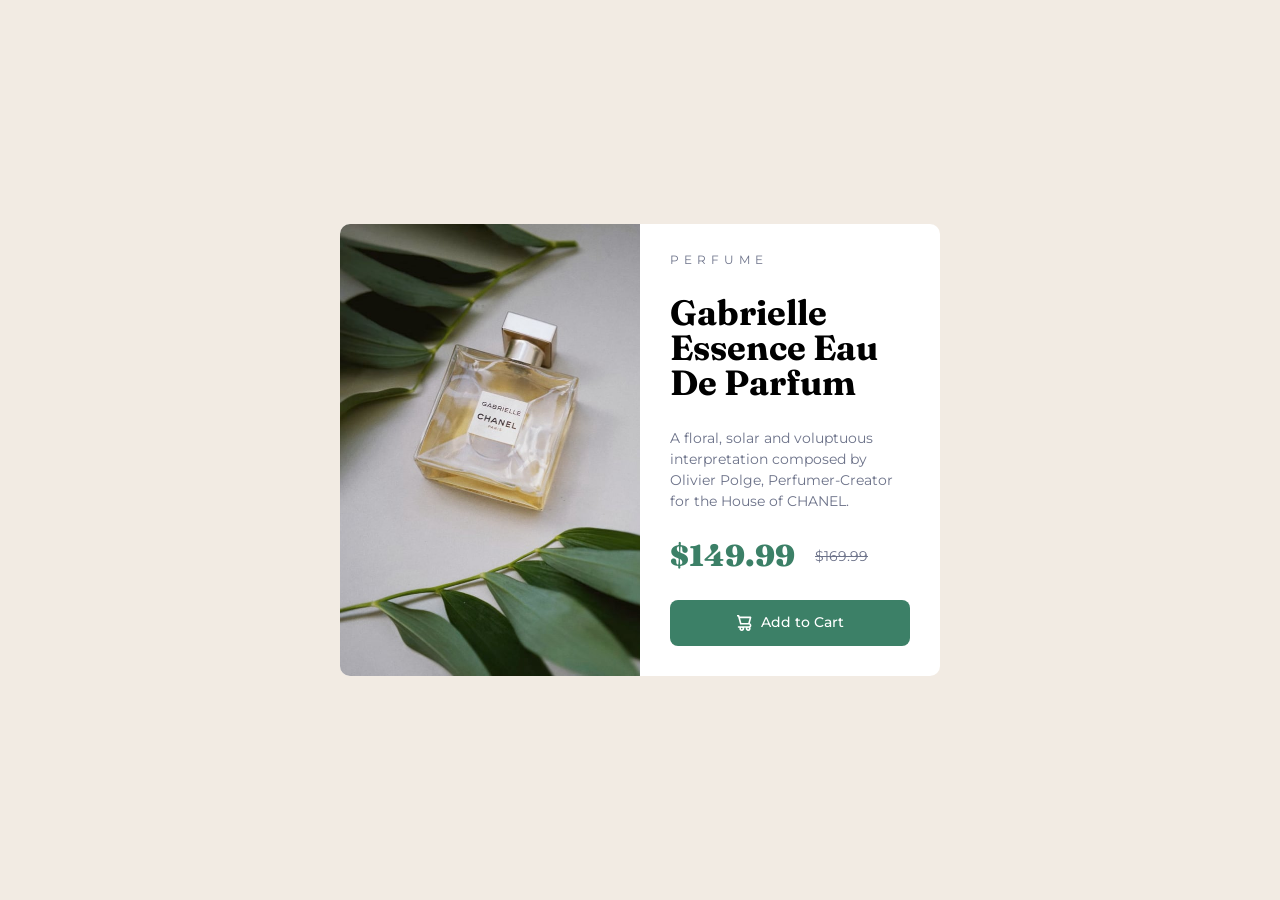
<file: index.html>
<!DOCTYPE html>
<html lang="en">
<head>
    <meta charset="UTF-8">
    <meta name="viewport" content="width=device-width, initial-scale=1.0">
    <title>Document</title>
    <link rel="stylesheet" href="reset.css">
    <link rel="stylesheet" href="styles.css">
</head>
<body>
    <main class="background">
        <div class="card">
            <div class="card__left">
                <img src="images/image-product-desktop.jpg" alt="Product">
            </div>
            <div class="card__right">
                <p>PERFUME</p>
                <h5>Gabrielle Essence Eau De Parfum</h5>
                <p>A floral, solar and voluptuous interpretation composed by Olivier Polge, Perfumer-Creator for the House of CHANEL.</p>
                <div class="card__price">
                    <p>$149.99</p>
                    <p>$169.99</p>
                </div>
                <a href="">
                    <img src="images/icon-cart.svg" alt="cart"> Add to Cart
                </a>
            </div>
        </div>
        <!-- <div class="demo"></div> -->
    </main>
</body>
</html>
</file>
<file: styles.css>
@import url('https://fonts.googleapis.com/css2?family=Fraunces:opsz,wght@9..144,700&family=Montserrat:wght@500;700&display=swap');

* {
    box-sizing: border-box;
}

html {
    font-size: 62.5%;
}

body {
    font-family: "Montserrat", sans-serif;
    font-size: 1.4rem;
}

.background {
    display: flex;
    background-color: hsl(30, 38%, 92%);
    justify-content: center;
    align-items: center;
    /* width: 100%;
    height: 100vh; */
    width: 100%;
    height: 100vh;
}

.card {
    display: flex;
    color: hsl(228, 12%, 48%);
    background-color: white;
    width: 600px;
    border-radius: 10px;
    overflow: hidden;
    /* align-items: stretch; */
}

.card__left {
    width: 50%;
} 
.card__left img {
    width: 100%;
    height: 100%;
    object-fit: cover;
}

.card__right {
    width: 50%;
    display: flex;
    flex-direction: column;
    gap: 15px;
    justify-content: space-between;
    padding: 30px;
}

.card__right h5 {
    font-family: "Fraunces", serif;
    font-size: 3.5rem;
    color: black;
    font-weight: bold;
}

.card__right > p:first-of-type {
    letter-spacing: 5px;
    font-size: 1.2rem;
}

.card__right > p:nth-of-type(2) {
    line-height: 1.5;
}

.card__price {
    display: flex;
    align-items: center;
    gap: 20px;
}

.card__price > p:first-of-type {
    color: hsl(158, 36%, 37%);
    font-family: "Fraunces", serif;
    font-size: 3rem;
    font-weight: 900;
}

.card__price > p:nth-of-type(2) {
    text-decoration: line-through;
}

.card__right a {
    display: block;
    background-color: hsl(158, 36%, 37%);
    border-radius: 8px;
    /* height: 50px; */
    padding: 1.5rem 1rem;
    text-align: center;
    text-decoration: none;
    color: white;
    font-weight: 500;
}

.card__right a img {
    vertical-align: middle;
    margin-right: 5px;
}

.card__button:hover,
.card__button:active {
    background-color: hsl(157, 34%, 24%);
}

@media screen and (max-width: 700px) {
    .card {
        margin: 0px 10px;
        flex-direction: column;
        width: 400px;
    }
    .card__left,
    .card__right {
        width: 100%;
    }
    .card__left {
        height: 35vh;
    }
}
</file>
